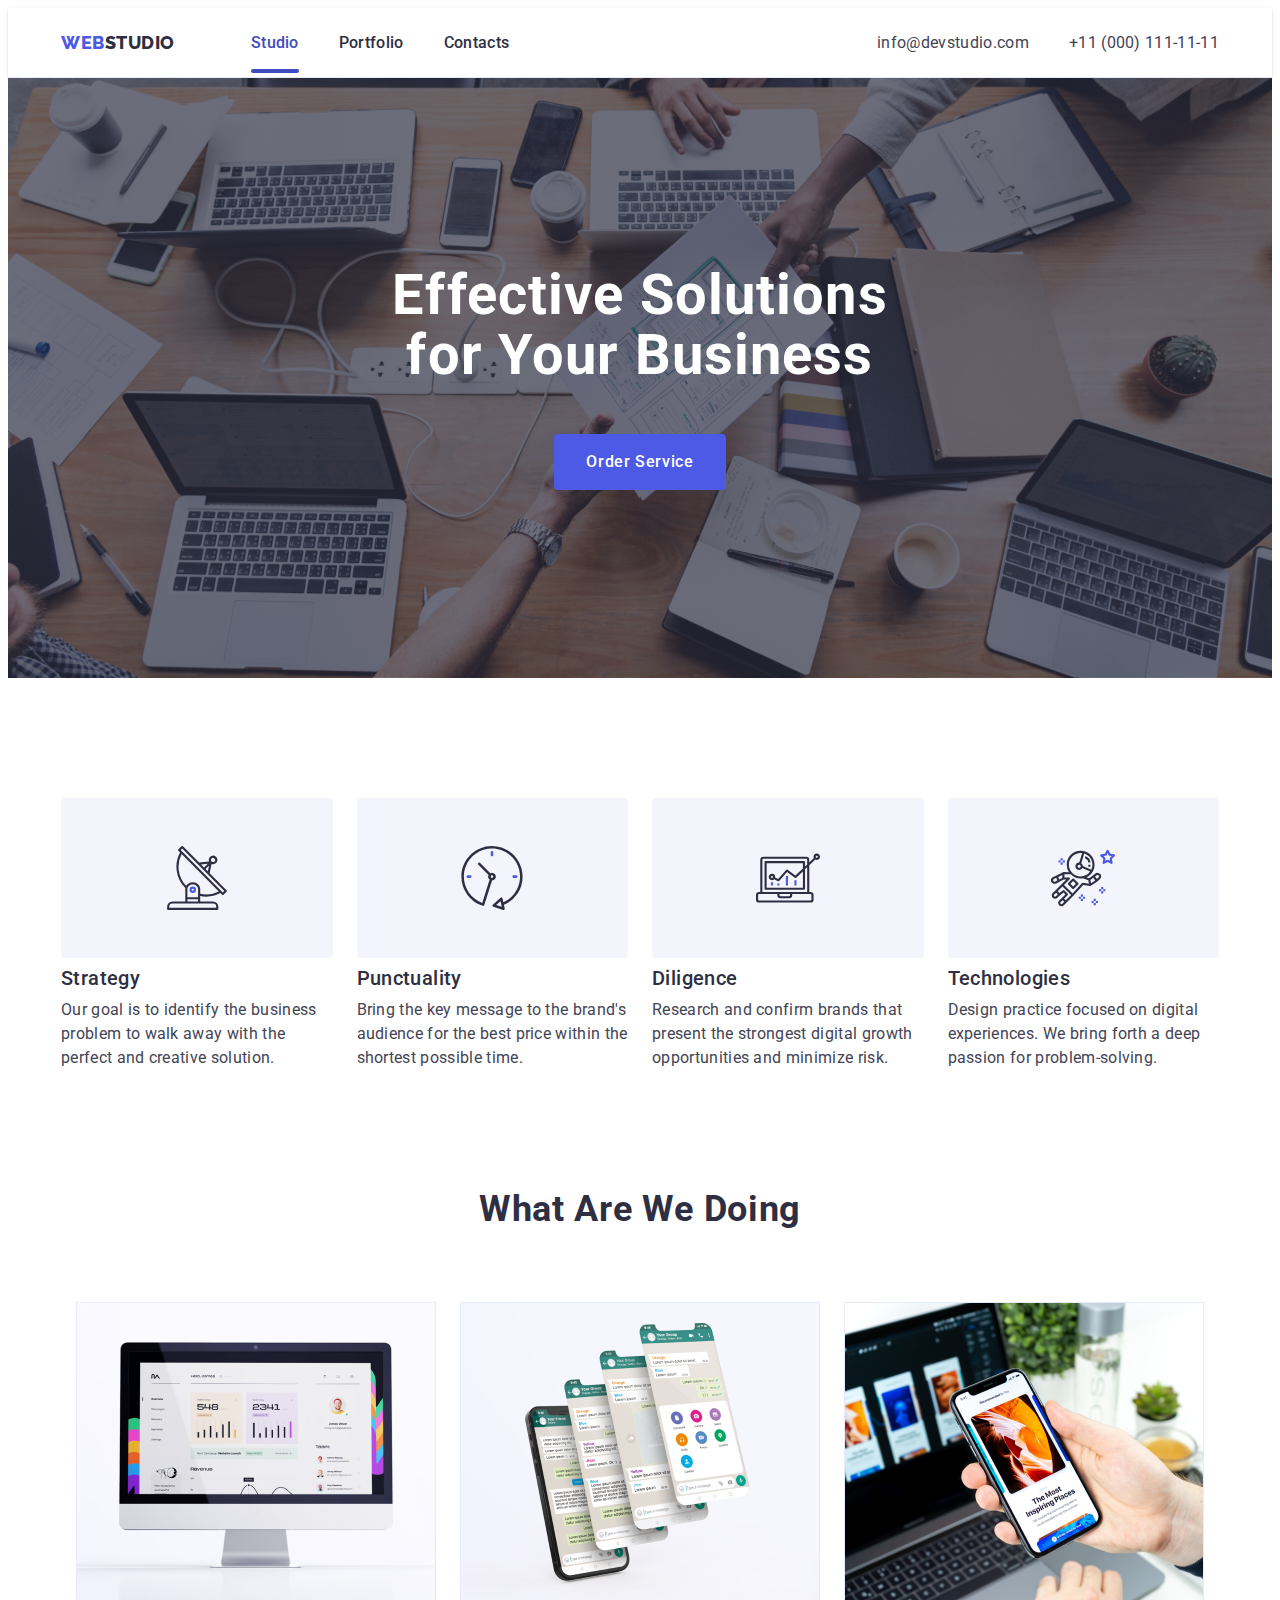
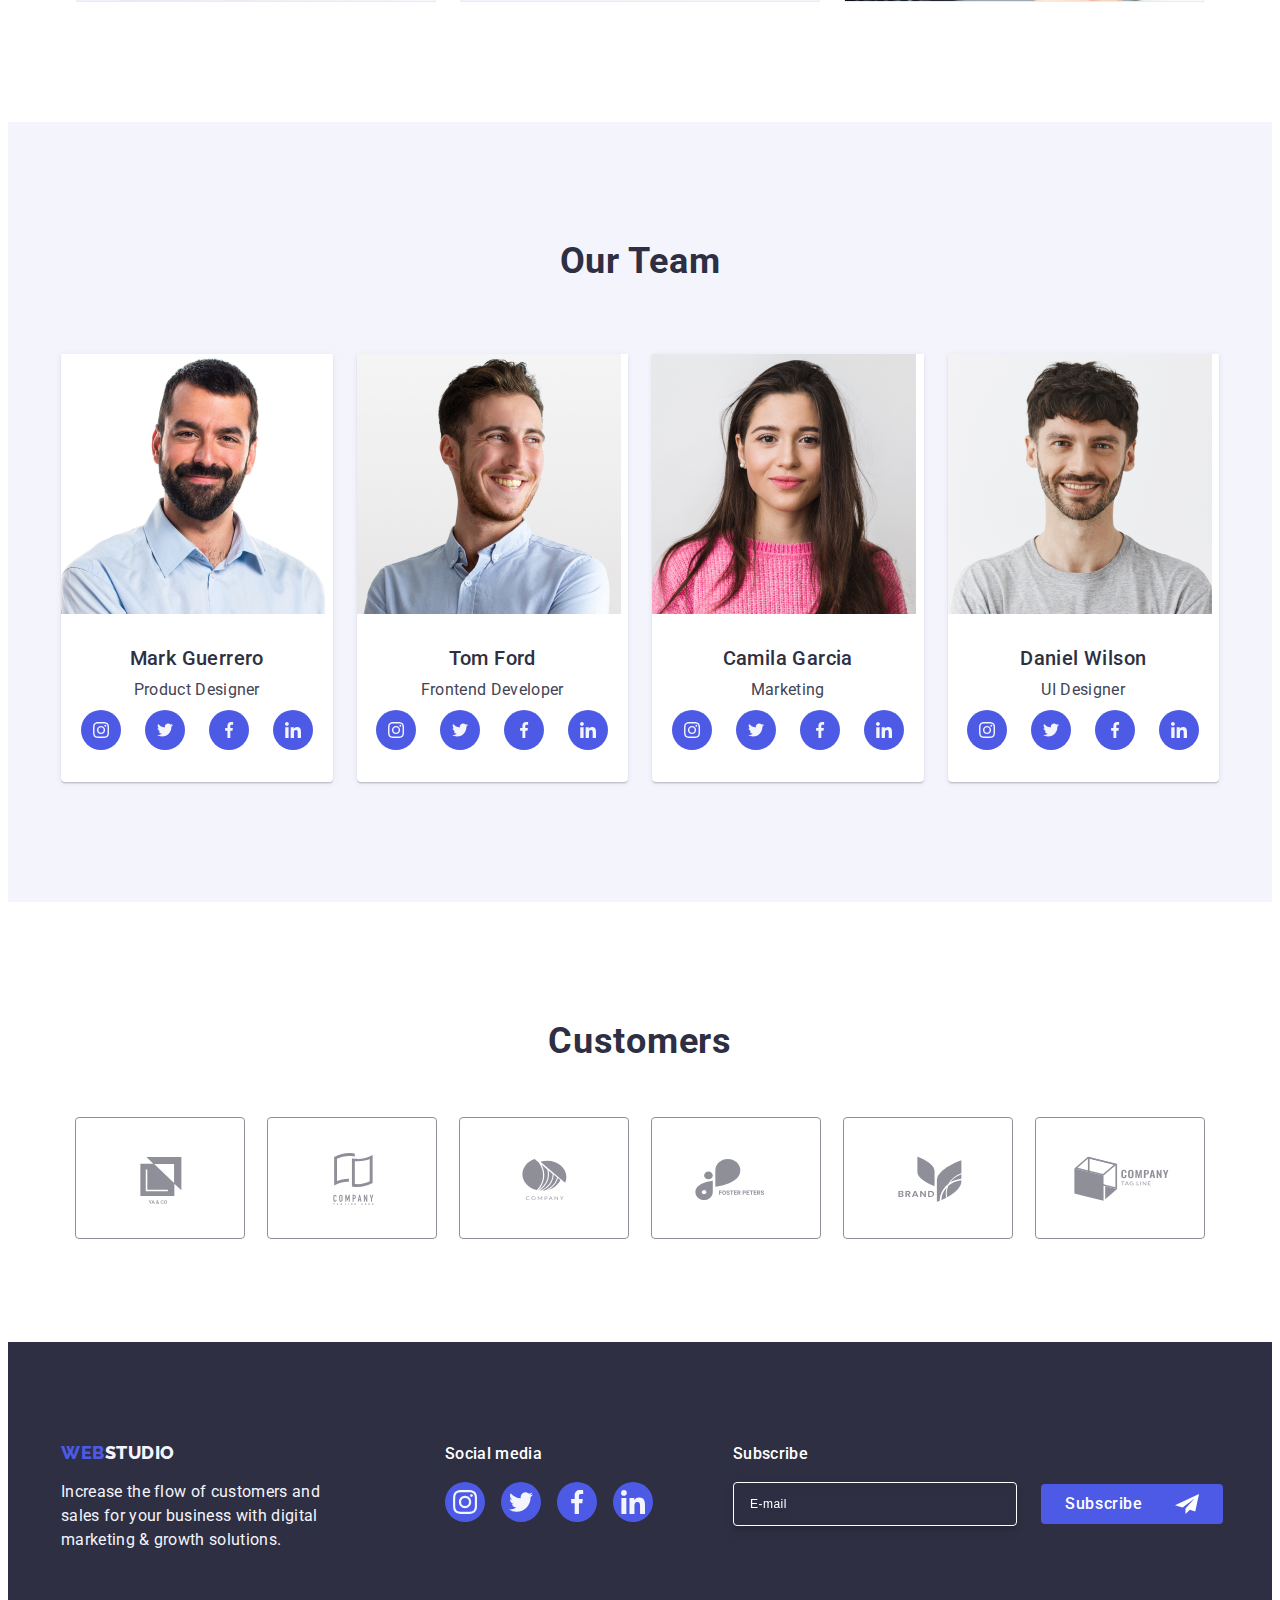
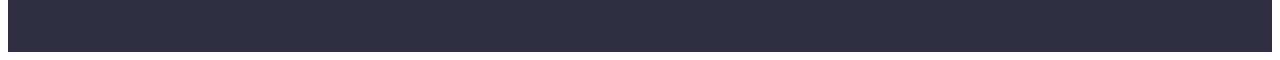
<file: index.html>
<!DOCTYPE html>
<html lang="en">
  <head>
    <meta charset="UTF-8" />
    <meta http-equiv="X-UA-Compatible" content="IE=edge" />
    <meta name="viewport" content="width=device-width, initial-scale=1.0" />
    <title>goit-markup-hw-01</title>
    <link rel="preconnect" href="https://fonts.googleapis.com" />
    <link rel="preconnect" href="https://fonts.gstatic.com" crossorigin />
    <link
      href="https://fonts.googleapis.com/css2?family=Raleway:wght@800&family=Roboto:wght@400;500;700;900&display=swap"
      rel="stylesheet"
    />
    <link
      rel="stylesheet"
      href="https://cdnjs.cloudflare.com/ajax/libs/modern-normalize/2.0.0/modern-normalize.min.css"
      integrity="sha512-4xo8blKMVCiXpTaLzQSLSw3KFOVPWhm/TRtuPVc4WG6kUgjH6J03IBuG7JZPkcWMxJ5huwaBpOpnwYElP/m6wg=="
      crossorigin="anonymous"
      referrerpolicy="no-referrer"
    />
    <link rel="stylesheet" href="./css/styles.css" />
  </head>
  <body>
    <!--Header blok-->
    <header class="header">
      <div class="container header-container">
        <nav class="nav">
          <a class="link link-web" href="./index.html">Web<span class="dark-link">Studio</span></a>
          <ul class="list">
            <li class="list-sublist">
              <a class="link sublist active" href="./index.html">Studio</a>
            </li>
            <li class="list-sublist">
              <a class="link sublist" href="./portfolio.html">Portfolio</a>
            </li>
            <li class="list-sublist">
              <a class="link sublist" href="">Contacts</a>
            </li>
          </ul>
        </nav>
        <address class="address">
          <ul class="list address-list">
            <li>
              <a class="list link address-item" href="mailto:info@devstudio.com"
                >info@devstudio.com</a
              >
            </li>
            <li>
              <a class="list link address-item" href="tel:+110001111111">+11 (000) 111-11-11</a>
            </li>
          </ul>
        </address>
      </div>
    </header>
    <!--Main blok-->
    <main class="main">
      <!--Hero section-->
      <section class="hero">
        <div class="container">
          <h1 class="title main-title">Effective Solutions for Your Business</h1>
          <button class="button-hero" type="button" data-modal-open>Order Service</button>
        </div>
      </section>
      <!--Feature section-->
      <section class="feature">
        <div class="container container-feature">
          <h2 hidden class="visually-hidden">future opportunities</h2>
          <ul class="list list-feature">
            <li class="feature-item">
              <div class="item-feature-icon">
                <svg class="icon-feature" width="64" height="64">
                  <use href="./images/icons.svg#antenna-1"></use>
                </svg>
              </div>
              <h3 class="feature-title">Strategy</h3>
              <p class="feature-text">
                Our goal is to identify the business problem to walk away with the perfect and
                creative solution.
              </p>
            </li>
            <li class="feature-item">
              <div class="item-feature-icon">
                <svg class="icon-feature" width="64" height="64">
                  <use href="./images/icons.svg#clock-1"></use>
                </svg>
              </div>
              <h3 class="feature-title">Punctuality</h3>
              <p class="feature-text">
                Bring the key message to the brand's audience for the best price within the shortest
                possible time.
              </p>
            </li>
            <li class="feature-item">
              <div class="item-feature-icon">
                <svg class="icon-feature" width="64" height="64">
                  <use href="./images/icons.svg#diagram-1"></use>
                </svg>
              </div>
              <h3 class="feature-title">Diligence</h3>
              <p class="feature-text">
                Research and confirm brands that present the strongest digital growth opportunities
                and minimize risk.
              </p>
            </li>
            <li class="feature-item">
              <div class="item-feature-icon">
                <svg class="icon-feature" width="64" height="64">
                  <use href="./images/icons.svg#astronaut-1"></use>
                </svg>
              </div>
              <h3 class="feature-title">Technologies</h3>
              <p class="feature-text">
                Design practice focused on digital experiences. We bring forth a deep passion for
                problem-solving.
              </p>
            </li>
          </ul>
        </div>
      </section>
      <!--Doing section-->
      <section class="doing">
        <div class="container doing-container">
          <h2 class="title title-doing">What are we doing</h2>
          <ul class="list picture-list">
            <li class="doing-img">
              <img
                class="doing-item"
                src="./images/img1doing.jpg"
                alt="laptop"
                width="360"
                height="300"
              />
            </li>
            <li class="doing-img">
              <img
                class="doing-item"
                src="./images/img2doing.jpg"
                alt="phons"
                width="360"
                height="300"
              />
            </li>
            <li class="doing-img">
              <img
                class="doing-item"
                src="./images/img3doing.jpg"
                alt="laptop and phon"
                width="360"
                height="300"
              />
            </li>
          </ul>
        </div>
      </section>
      <!--Team section-->
      <section class="team">
        <div class="container">
          <h2 class="title title-team">Our Team</h2>
          <ul class="list list-team">
            <li class="item">
              <img
                class="team-foto"
                src="./images/imgMarkGuerrero.jpg"
                alt="Product Designer"
                width="264"
                height="260"
              />
              <div class="team-bottomcard">
                <h3 class="team-title">Mark Guerrero</h3>
                <p class="team-text">Product Designer</p>
                <ul class="team-items">
                  <li class="team-item">
                    <a class="link-team" href="">
                      <svg class="icon-team" width="16" height="16">
                        <use href="./images/icons.svg#instagram"></use>
                      </svg>
                    </a>
                  </li>
                  <li class="team-item">
                    <a class="link-team" href="">
                      <svg class="icon-team" width="16" height="16">
                        <use href="./images/icons.svg#twitter"></use>
                      </svg>
                    </a>
                  </li>
                  <li class="team-item">
                    <a class="link-team" href="">
                      <svg class="icon-team" width="16" height="16">
                        <use href="./images/icons.svg#facebook"></use>
                      </svg>
                    </a>
                  </li>
                  <li class="team-item">
                    <a class="link-team" href="">
                      <svg class="icon-team" width="16" height="16">
                        <use href="./images/icons.svg#linkedin"></use>
                      </svg>
                    </a>
                  </li>
                </ul>
              </div>
            </li>
            <li class="item">
              <img
                class="team-foto"
                src="./images/imgTomFord.jpg"
                alt="Frontend Developer"
                width="264"
                height="260"
              />
              <div class="team-bottomcard">
                <h3 class="team-title">Tom Ford</h3>
                <p class="team-text">Frontend Developer</p>
                <ul class="team-items">
                  <li class="team-item">
                    <a class="link-team" href="">
                      <svg class="icon-team" width="16" height="16">
                        <use href="./images/icons.svg#instagram"></use>
                      </svg>
                    </a>
                  </li>
                  <li class="team-item">
                    <a class="link-team" href="">
                      <svg class="icon-team" width="16" height="16">
                        <use href="./images/icons.svg#twitter"></use>
                      </svg>
                    </a>
                  </li>
                  <li class="team-item">
                    <a class="link-team" href="">
                      <svg class="icon-team" width="16" height="16">
                        <use href="./images/icons.svg#facebook"></use>
                      </svg>
                    </a>
                  </li>
                  <li class="team-item">
                    <a class="link-team" href="">
                      <svg class="icon-team" width="16" height="16">
                        <use href="./images/icons.svg#linkedin"></use>
                      </svg>
                    </a>
                  </li>
                </ul>
              </div>
            </li>
            <li class="item">
              <img
                class="team-foto"
                src="./images/imgCamilaGarcia.jpg"
                alt="Marketing"
                width="264"
                height="260"
              />
              <div class="team-bottomcard">
                <h3 class="team-title">Camila Garcia</h3>
                <p class="team-text">Marketing</p>
                <ul class="team-items">
                  <li class="team-item">
                    <a class="link-team" href="">
                      <svg class="icon-team" width="16" height="16">
                        <use href="./images/icons.svg#instagram"></use>
                      </svg>
                    </a>
                  </li>
                  <li class="team-item">
                    <a class="link-team" href="">
                      <svg class="icon-team" width="16" height="16">
                        <use href="./images/icons.svg#twitter"></use>
                      </svg>
                    </a>
                  </li>
                  <li class="team-item">
                    <a class="link-team" href="">
                      <svg class="icon-team" width="16" height="16">
                        <use href="./images/icons.svg#facebook"></use>
                      </svg>
                    </a>
                  </li>
                  <li class="team-item">
                    <a class="link-team" href="">
                      <svg class="icon-team" width="16" height="16">
                        <use href="./images/icons.svg#linkedin"></use>
                      </svg>
                    </a>
                  </li>
                </ul>
              </div>
            </li>
            <li class="item">
              <img
                class="team-foto"
                src="./images/imgDanielWilson.jpg"
                alt="UI Designer"
                width="264"
                height="260"
              />
              <div class="team-bottomcard">
                <h3 class="team-title">Daniel Wilson</h3>
                <p class="team-text">UI Designer</p>
                <ul class="team-items">
                  <li class="team-item">
                    <a class="link-team" href="">
                      <svg class="icon-team" width="16" height="16">
                        <use href="./images/icons.svg#instagram"></use>
                      </svg>
                    </a>
                  </li>
                  <li class="team-item">
                    <a class="link-team" href="">
                      <svg class="icon-team" width="16" height="16">
                        <use href="./images/icons.svg#twitter"></use>
                      </svg>
                    </a>
                  </li>
                  <li class="team-item">
                    <a class="link-team" href="">
                      <svg class="icon-team" width="16" height="16">
                        <use href="./images/icons.svg#facebook"></use>
                      </svg>
                    </a>
                  </li>
                  <li class="team-item">
                    <a class="link-team" href="">
                      <svg class="icon-team" width="16" height="16">
                        <use href="./images/icons.svg#linkedin"></use>
                      </svg>
                    </a>
                  </li>
                </ul>
              </div>
            </li>
          </ul>
        </div>
      </section>
      <!--Customers blok-->
      <section class="customers">
        <div class="container">
          <h2 class="title title-customer">Customers</h2>
          <ul class="list-coctumers">
            <li class="item-customer">
              <a class="link customer-link" href="">
                <svg class="icon-customer" width="104" height="56">
                  <use href="./images/icons.svg#Logo-1"></use>
                </svg>
              </a>
            </li>
            <li class="item-customer">
              <a class="link customer-link" href="">
                <svg class="icon-customer" width="104" height="56">
                  <use href="./images/icons.svg#Logo-2"></use>
                </svg>
              </a>
            </li>
            <li class="item-customer">
              <a class="link customer-link" href="">
                <svg class="icon-customer" width="104" height="56">
                  <use href="./images/icons.svg#Logo-3"></use>
                </svg>
              </a>
            </li>
            <li class="item-customer">
              <a class="link customer-link" href="">
                <svg class="icon-customer" width="104" height="56">
                  <use href="./images/icons.svg#Logo-4"></use>
                </svg>
              </a>
            </li>
            <li class="item-customer">
              <a class="link customer-link" href="">
                <svg class="icon-customer" width="104" height="56">
                  <use href="./images/icons.svg#Logo-5"></use>
                </svg>
              </a>
            </li>
            <li class="item-customer">
              <a class="link customer-link" href="">
                <svg class="icon-customer" width="104" height="56">
                  <use href="./images/icons.svg#Logo-6"></use>
                </svg>
              </a>
            </li>
          </ul>
        </div>
      </section>
    </main>

    <!--Footer blok-->

    <footer class="footer">
      <div class="container footer-container">
        <div class="footerblok">
          <a class="link link-web" href="./index.html">Web<span class="wite-link">Studio</span></a>
          <p class="footer-text">
            Increase the flow of customers and sales for your business with digital marketing &
            growth solutions.
          </p>
        </div>
        <div class="social-footerblok">
          <p class="foter-title">Social media</p>
          <ul class="footer-items">
            <li class="footer-item">
              <a class="link-footer" href="">
                <svg class="icon-footer" width="24" height="24">
                  <use href="./images/icons.svg#instagram"></use>
                </svg>
              </a>
            </li>
            <li class="footer-item">
              <a class="link-footer" href="">
                <svg class="icon-footer" width="24" height="24">
                  <use href="./images/icons.svg#twitter"></use>
                </svg>
              </a>
            </li>
            <li class="footer-item">
              <a class="link-footer" href="">
                <svg class="icon-footer" width="24" height="24">
                  <use href="./images/icons.svg#facebook"></use>
                </svg>
              </a>
            </li>
            <li class="footer-item">
              <a class="link-footer" href="">
                <svg class="icon-footer" width="24" height="24">
                  <use href="./images/icons.svg#linkedin"></use>
                </svg>
              </a>
            </li>
          </ul>
        </div>

        <!-- BLOK FOOTER-FORM-->

        <div class="subscribe-container">
          <p class="subscribe-title">Subscribe</p>
          <form class="footer-form" name="subscribe_form" autocomplete="off" novalidate>
            <label class="footer-label">
              <input class="form-mail" type="email" name="email-address" placeholder="E-mail" />
            </label>
            <button class="subscribe-button" type="submit">
              Subscribe
              <svg class="icon-subscribe" width="24" height="24">
                <use href="./images/icons.svg#icon-Subscribe"></use>
              </svg>
            </button>
          </form>
        </div>
      </div>
    </footer>

    <!--Modal window-->

    <div class="backdrop is-hidden" data-modal>
      <div class="modal">
        <button class="modal-btn" type="button" data-modal-close>
          <svg class="modal-icon" width="8" height="8">
            <use href="./images/icons.svg#icon-black"></use>
          </svg>
        </button>

        <!--BLOK MODAL-FORM-->

        <p class="modal-title">Leave your contacts and we will call you back</p>
        <form class="modal-form" name="service_form">
          <div class="modal-container">
            <label class="modal-form-lable" for="user-name"> Name</label>
            <div class="modal-input">
              <input
                class="modal-form-input"
                id="user-name"
                type="text"
                name="user-name"
                autofocus
              />
              <svg class="modal-form-icon" width="18" height="24">
                <use href="./images/icons.svg#icon-person-black"></use>
              </svg>
            </div>
          </div>
          <div class="modal-container">
            <label class="modal-form-lable" for="user-phone">Phone</label>
            <div class="modal-input">
              <input class="modal-form-input" id="user-phone" type="tel" name="user-phone" />
              <svg class="modal-form-icon" width="18" height="24">
                <use href="./images/icons.svg#icon-phone"></use>
              </svg>
            </div>
          </div>
          <div class="modal-container">
            <label class="modal-form-lable" for="user-email">Email</label>
            <div class="modal-input">
              <input class="modal-form-input" id="user-email" type="email" name="user-email" />
              <svg class="modal-form-icon" width="18" height="24">
                <use href="./images/icons.svg#icon-email"></use>
              </svg>
            </div>
          </div>
          <div class="modal-container-commment">
            <label class="modal-form-lable" for="user-comment">Comment</label>
            <textarea
              class="modal-form-textaria"
              id="user-comment"
              name="user-comment"
              placeholder="Text input"
            ></textarea>
          </div>

          <div class="modal-container-checkbox">
            <input
              class="modal-form-checkbox visually-hidden"
              id="user-privacy"
              type="checkbox"
              name="user-privacy"
              value="true"
            />
            <label class="modal-form-privacy" for="user-privacy">
              <span class="modal-form-custom-checkbox">
                <svg class="modal-form-checkbox-icon" width="10" height="8">
                  <use href="./images/icons.svg#icon-Checkmark"></use>
                </svg>
              </span>
              I accept the terms and conditions of the
              <a class="modal-form-textaria-link" href="#">Privacy Policy</a>
            </label>
          </div>
          <button class="button-hero" type="submit">Send</button>
        </form>
      </div>
    </div>
    <script src="./js/modal.js"></script>
  </body>
</html>
</file>
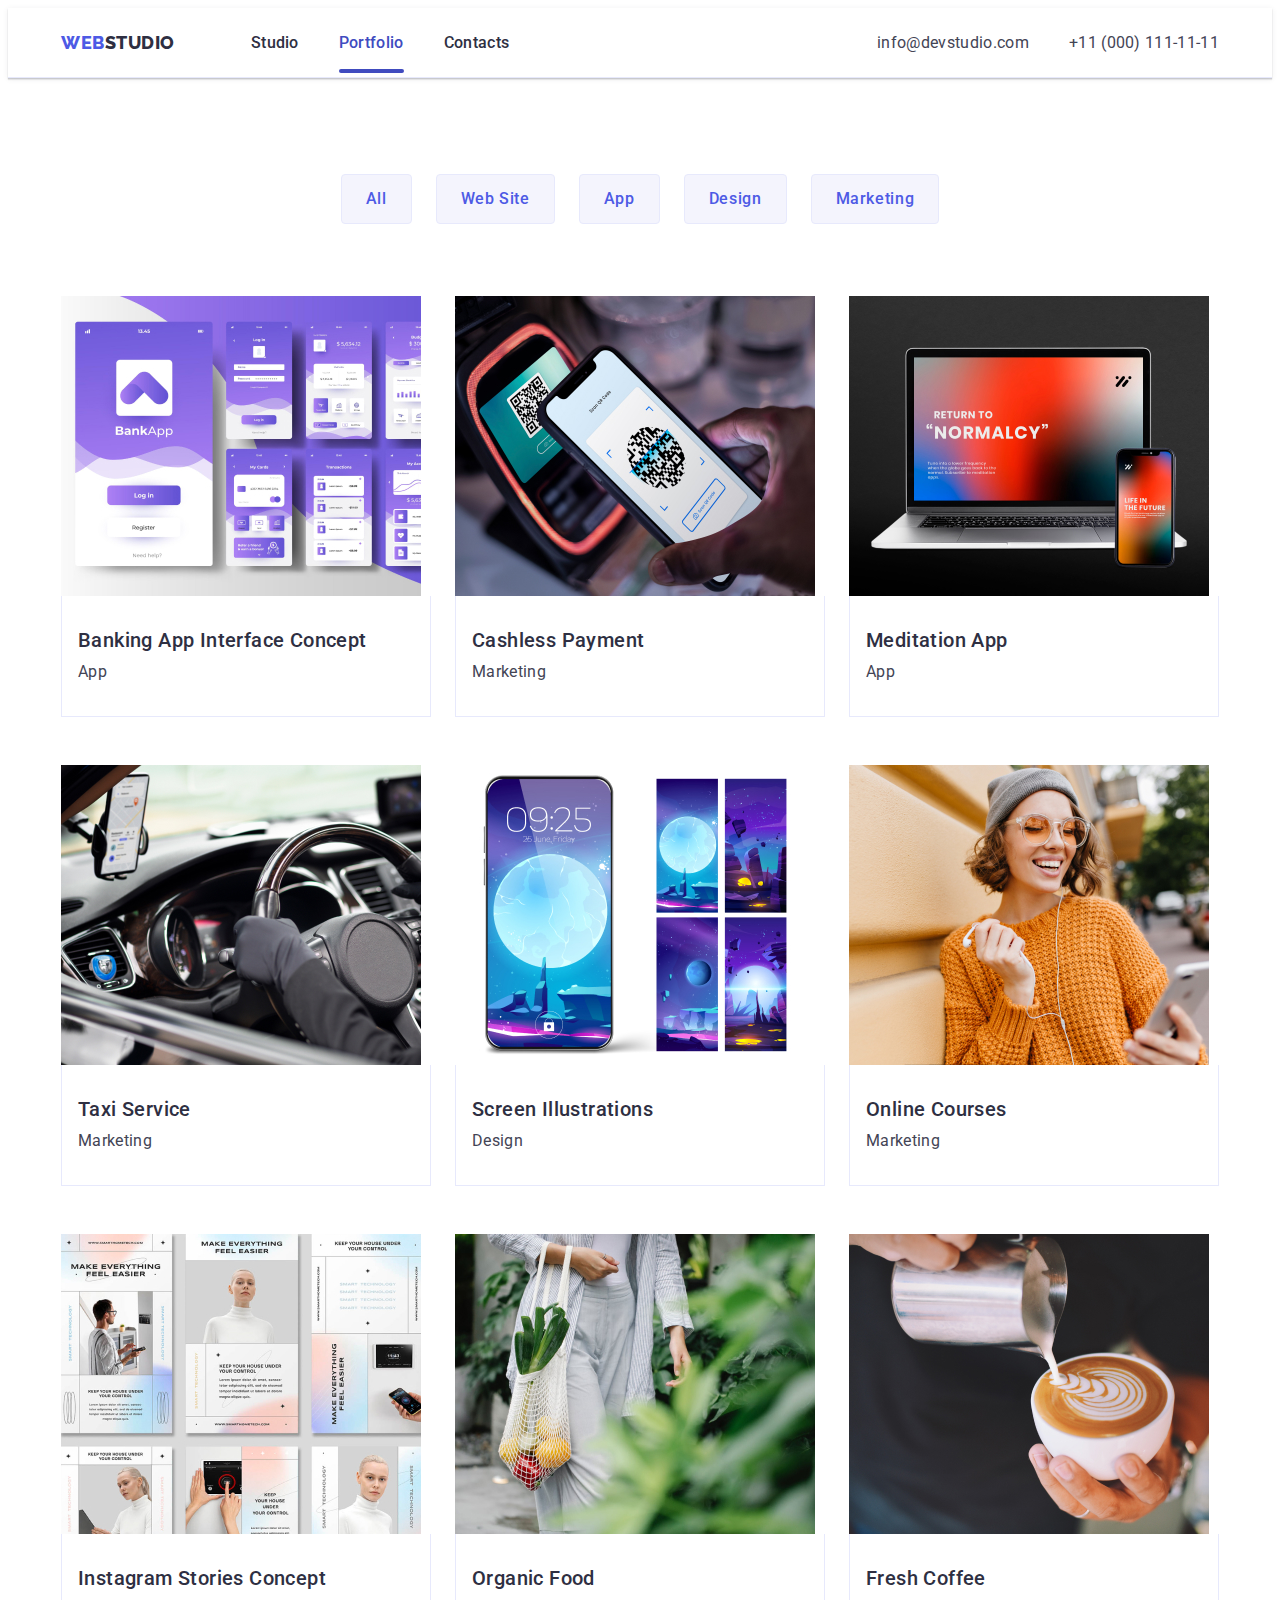
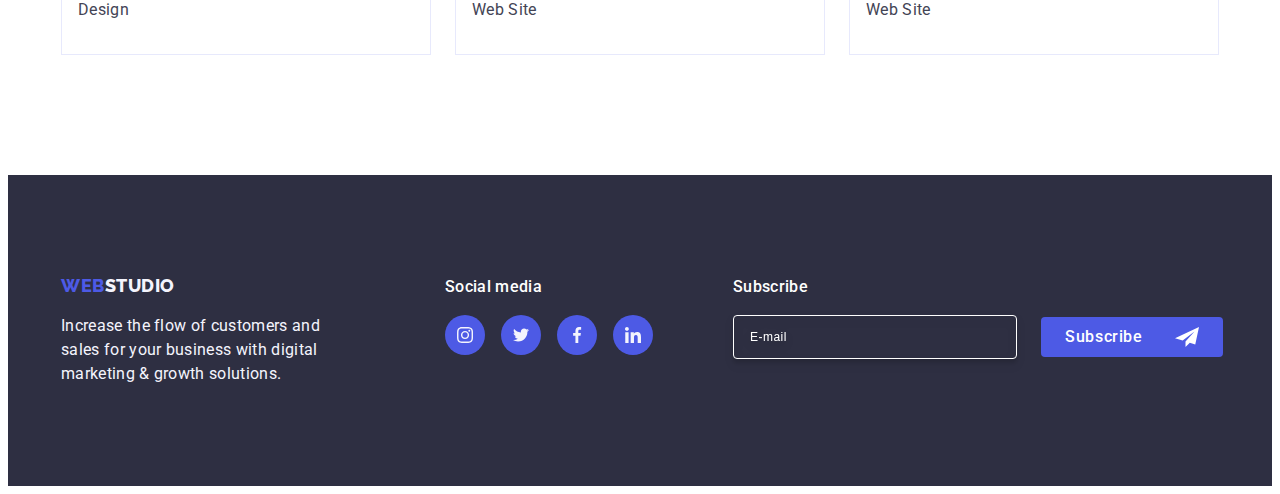
<file: portfolio.html>
<!DOCTYPE html>
<html lang="en">
  <head>
    <meta charset="UTF-8" />
    <meta name="viewport" content="width=device-width, initial-scale=1.0" />
    <title>Portfolio</title>
    <link rel="preconnect" href="https://fonts.googleapis.com" />
    <link rel="preconnect" href="https://fonts.gstatic.com" crossorigin />
    <link
      href="https://fonts.googleapis.com/css2?family=Raleway:wght@800&family=Roboto:wght@400;500;700;900&display=swap"
      rel="stylesheet"
    />
    <link
      rel="stylesheet"
      href="https://cdnjs.cloudflare.com/ajax/libs/modern-normalize/2.0.0/modern-normalize.min.css"
      integrity="sha512-4xo8blKMVCiXpTaLzQSLSw3KFOVPWhm/TRtuPVc4WG6kUgjH6J03IBuG7JZPkcWMxJ5huwaBpOpnwYElP/m6wg=="
      crossorigin="anonymous"
      referrerpolicy="no-referrer"
    />

    <link rel="stylesheet" href="./css/styles.css" />
  </head>
  <body>
    <!--Copy header blok-->
    <header class="header">
      <div class="container header-container">
        <nav class="nav">
          <a class="link link-web" href="./index.html">Web<span class="dark-link">Studio</span></a>

          <ul class="list">
            <li class="list-sublist">
              <a class="link sublist" href="./index.html">Studio</a>
            </li>
            <li class="list-sublist">
              <a class="link sublist active" href="./portfolio.html">Portfolio</a>
            </li>
            <li class="list-sublist">
              <a class="link sublist" href="">Contacts</a>
            </li>
          </ul>
        </nav>
        <address class="address">
          <ul class="list address-list">
            <li>
              <a class="list link address-item" href="mailto:info@devstudio.com"
                >info@devstudio.com</a
              >
            </li>
            <li>
              <a class="list link address-item" href="tel:+110001111111">+11 (000) 111-11-11</a>
            </li>
          </ul>
        </address>
      </div>
    </header>
    <!--Main blok-->
    <main>
      <!--Cards section-->
      <section class="cards">
        <div class="container cards-container">
          <h1 hidden class="visually-hidden">Effective Solutions for Your Business</h1>
          <ul class="list list-buttons">
            <li>
              <button class="buttons-button" type="button">All</button>
            </li>
            <li>
              <button class="buttons-button" type="button">Web Site</button>
            </li>
            <li>
              <button class="buttons-button" type="button">App</button>
            </li>
            <li>
              <button class="buttons-button" type="button">Design</button>
            </li>
            <li>
              <button class="buttons-button" type="button">Marketing</button>
            </li>
          </ul>
          <ul class="list list-cards">
            <li class="card-list">
              <a href="" class="link portfolio-link">
                <div class="card-img">
                  <img
                    class="cards-foto"
                    src="./images/portfolio/row1/imgBanking.jpg"
                    alt="Banking"
                    width="360"
                    height="300"
                  />
                  <p class="overlay">
                    14 Stylish and User-Friendly App Design Concepts · Task Manager App · Calorie
                    Tracker App · Exotic Fruit Ecommerce App · Cloud Storage App
                  </p>
                </div>
                <div class="card-bottomcard">
                  <h2 class="cards-title">Banking App Interface Concept</h2>
                  <p class="cards-text">App</p>
                </div>
              </a>
            </li>
            <li class="card-list">
              <a href="" class="link portfolio-link">
                <div class="card-img">
                  <img
                    class="cards-foto"
                    src="./images/portfolio/row1/imgCashless.jpg"
                    alt="Cashless"
                    width="360"
                    height="300"
                  />
                  <p class="overlay">
                    14 Stylish and User-Friendly App Design Concepts · Task Manager App · Calorie
                    Tracker App · Exotic Fruit Ecommerce App · Cloud Storage App
                  </p>
                </div>
                <div class="card-bottomcard">
                  <h2 class="cards-title">Cashless Payment</h2>
                  <p class="cards-text">Marketing</p>
                </div>
              </a>
            </li>
            <li class="card-list">
              <a href="" class="link portfolio-link">
                <div class="card-img">
                  <img
                    class="cards-foto"
                    src="./images/portfolio/row1/imgMeditation.jpg"
                    alt="Meditation"
                    width="360"
                    height="300"
                  />
                  <p class="overlay">
                    14 Stylish and User-Friendly App Design Concepts · Task Manager App · Calorie
                    Tracker App · Exotic Fruit Ecommerce App · Cloud Storage App
                  </p>
                </div>
                <div class="card-bottomcard">
                  <h2 class="cards-title">Meditation App</h2>
                  <p class="cards-text">App</p>
                </div>
              </a>
            </li>
            <li class="card-list">
              <a href="" class="link portfolio-link">
                <div class="card-img">
                  <img
                    class="cards-foto"
                    src="./images/portfolio/row2/imgTaxi.jpg"
                    alt="Taxi"
                    width="360"
                    height="300"
                  />
                  <p class="overlay">
                    14 Stylish and User-Friendly App Design Concepts · Task Manager App · Calorie
                    Tracker App · Exotic Fruit Ecommerce App · Cloud Storage App
                  </p>
                </div>
                <div class="card-bottomcard">
                  <h2 class="cards-title">Taxi Service</h2>
                  <p class="cards-text">Marketing</p>
                </div>
              </a>
            </li>
            <li class="card-list">
              <a href="" class="link portfolio-link">
                <div class="card-img">
                  <img
                    class="cards-foto"
                    src="./images/portfolio/row2/imgScreen.jpg"
                    alt="Screen"
                    width="360"
                    height="300"
                  />
                  <p class="overlay">
                    14 Stylish and User-Friendly App Design Concepts · Task Manager App · Calorie
                    Tracker App · Exotic Fruit Ecommerce App · Cloud Storage App
                  </p>
                </div>
                <div class="card-bottomcard">
                  <h2 class="cards-title">Screen Illustrations</h2>
                  <p class="cards-text">Design</p>
                </div>
              </a>
            </li>
            <li class="card-list">
              <a href="" class="link portfolio-link">
                <div class="card-img">
                  <img
                    class="cards-foto"
                    src="./images/portfolio/row2/imgGirl.jpg"
                    alt="Girl"
                    width="360"
                    height="300"
                  />
                  <p class="overlay">
                    14 Stylish and User-Friendly App Design Concepts · Task Manager App · Calorie
                    Tracker App · Exotic Fruit Ecommerce App · Cloud Storage App
                  </p>
                </div>
                <div class="card-bottomcard">
                  <h2 class="cards-title">Online Courses</h2>
                  <p class="cards-text">Marketing</p>
                </div>
              </a>
            </li>
            <li class="card-list">
              <a href="" class="link portfolio-link">
                <div class="card-img">
                  <img
                    class="cards-foto"
                    src="./images/portfolio/row3/imgInstagram.jpg"
                    alt="Instagram"
                    width="360"
                    height="300"
                  />
                  <p class="overlay">
                    14 Stylish and User-Friendly App Design Concepts · Task Manager App · Calorie
                    Tracker App · Exotic Fruit Ecommerce App · Cloud Storage App
                  </p>
                </div>
                <div class="card-bottomcard">
                  <h2 class="cards-title">Instagram Stories Concept</h2>
                  <p class="cards-text">Design</p>
                </div>
              </a>
            </li>
            <li class="card-list">
              <a href="" class="link portfolio-link">
                <div class="card-img">
                  <img
                    class="cards-foto"
                    src="./images/portfolio/row3/imgOrganic.jpg"
                    alt="Organic"
                    width="360"
                    height="300"
                  />
                  <p class="overlay">
                    14 Stylish and User-Friendly App Design Concepts · Task Manager App · Calorie
                    Tracker App · Exotic Fruit Ecommerce App · Cloud Storage App
                  </p>
                </div>
                <div class="card-bottomcard">
                  <h2 class="cards-title">Organic Food</h2>
                  <p class="cards-text">Web Site</p>
                </div>
              </a>
            </li>
            <li class="card-list">
              <a href="" class="link portfolio-link">
                <div class="card-img">
                  <img
                    class="cards-foto"
                    src="./images/portfolio/row3/imgFreshCoffee.jpg"
                    alt="FreshCoffee"
                    width="360"
                    height="300"
                  />
                  <p class="overlay">
                    14 Stylish and User-Friendly App Design Concepts · Task Manager App · Calorie
                    Tracker App · Exotic Fruit Ecommerce App · Cloud Storage App
                  </p>
                </div>
                <div class="card-bottomcard">
                  <h2 class="cards-title">Fresh Coffee</h2>
                  <p class="cards-text">Web Site</p>
                </div>
              </a>
            </li>
          </ul>
        </div>
      </section>
    </main>
    <!--Copy footer blok-->
    <footer class="footer">
      <div class="container footer-container">
        <div class="footerblok">
          <a class="link link-web" href="./index.html">Web<span class="wite-link">Studio</span></a>
          <p class="footer-text">
            Increase the flow of customers and sales for your business with digital marketing &
            growth solutions.
          </p>
        </div>
        <div class="social-footerblok">
          <p class="foter-title">Social media</p>
          <ul class="footer-items">
            <li class="footer-item">
              <a class="link-footer" href="">
                <svg class="icon-team" width="24" height="24">
                  <use href="./images/icons.svg#instagram"></use>
                </svg>
              </a>
            </li>
            <li class="footer-item">
              <a class="link-footer" href="">
                <svg class="icon-team" width="24" height="24">
                  <use href="./images/icons.svg#twitter"></use>
                </svg>
              </a>
            </li>
            <li class="footer-item">
              <a class="link-footer" href="">
                <svg class="icon-team" width="24" height="24">
                  <use href="./images/icons.svg#facebook"></use>
                </svg>
              </a>
            </li>
            <li class="footer-item">
              <a class="link-footer" href="">
                <svg class="icon-team" width="24" height="24">
                  <use href="./images/icons.svg#linkedin"></use>
                </svg>
              </a>
            </li>
          </ul>
        </div>
        <div class="subscribe-container">
          <p class="subscribe-title">Subscribe</p>
          <form class="footer-form" name="Subscribe" autocomplete="off" novalidate>
            <label class="footer-label">
              <input class="form-mail" type="email" name="email-address" placeholder="E-mail" />
            </label>
            <button class="subscribe-button" type="submit">
              Subscribe
              <svg class="icon-subscribe" width="24" height="24">
                <use href="./images/icons.svg#icon-Subscribe"></use>
              </svg>
            </button>
          </form>
        </div>
      </div>
    </footer>
  </body>
</html>
</file>
<file: css/styles.css>
:root{
  --text-color:#434455;
  --title-color:#2E2F42;
  --bg-color:#2E2F42;
  --color-wite:#FFFFFF;
  --bg-team-text:#F4F4FD;
  --cornflower: #E7E9FC;
  --lightslate: #8E8F99;
  --color-ocean: #404BBF;

}

/*Reset*/


body{
  font-family: 'Roboto', sans-serif;
  color:var(--text-color);
  background-color:var(--color-wite);
}

img {
  display: block;
  max-width: 100%;
  height: auto;
}


h1, h2, h3, h4, h5, h6,p{
  margin: 0;
}
ul, ol{
  margin: 0;
  padding: 0;
  list-style-type: none;
}
.list{
  list-style: none;
  font-style: normal;
}
.link{
  text-decoration: none;
}
.visually-hidden {
  position: absolute;
  width: 1px;
  height: 1px;
  margin: -1px;
  border: 0;
  padding: 0;
  white-space: nowrap;
  clip-path: inset(100%);
  clip: rect(0 0 0 0);
  overflow: hidden;
}

.container{
  max-width: 1158px;
  padding: 0 15px;
  margin: 0 auto;
  }

 /*header*/

.header{
  border-bottom: 1px solid var(--cornflower, #E7E9FC);
  max-width: 1440px;
  margin: 0 auto;
  box-shadow: 0px 2px 1px rgba(46, 47, 66, 0.08),
    0px 1px 1px rgba(46, 47, 66, 0.16),
    0px 1px 6px rgba(46, 47, 66, 0.08);
  }

.header-container{
  display: flex;
  align-items: center;
  justify-content: space-between;
  margin: 0 auto;
}
.nav{
  display: flex;
  align-items: center;
  justify-content: space-between;
}
.nav .list{
  display: flex;
  align-items: center;
  gap: 40px;
}
.link{
  transition-property: color;
  transition-duration: 250ms;
  transition-timing-function:cubic-bezier(0.4, 0, 0.2, 1);
}
.link:hover,
.link:focus{
  color: var(--color-ocean);
}
 .link-web{
    font-family: 'Raleway', sans-serif;
    font-weight: 800;
    font-size: 18px;
    line-height: 1.17;
    text-transform: uppercase;
    letter-spacing: 0.03em;
    color:#4D5AE5;
    margin-right: 76px;
    padding-top: 24px;
    padding-bottom: 24px;
}
.dark-link{
 color: var(--title-color);
}
.wite-link{
  color: var(--bg-team-text);
}
.sublist.active{
  color: var(--color-ocean);
}

.sublist {
  position: relative;
  font-weight: 500;
  font-size: 16px;
  line-height: 1.5;
  color: var(--title-color);
  letter-spacing: 0.02em;
}

.sublist.active::after{
content: "";
display: block;
  position: absolute;
  bottom: -1px;
  left: 0;
  width: 100%;
  height: 4px;
  border-radius: 2px;
  background: var(--color-ocean);
  margin-bottom: -20px;
}

.address{
margin-left: auto;
}
.address-list{
display: flex;
font-style: normal;
gap: 40px;
}
.address-item {
  font-size: 16px;
  line-height: 1.5;
  color: var(--text-color);
  letter-spacing: 0.02em;
}

/*hero*/


.hero{
  max-width: 1440px;
  margin: 0 auto;
  padding: 188px 0;
  background-color:var(--bg-color);
  background-image: linear-gradient(rgba(46, 47, 66, 0.70), rgba(46, 47, 66, 0.70)), url(../images/people-office.jpg);
  background-repeat: no-repeat;
  background-position: center;
  background-size: cover;
}
.main-title {
   margin: 0 auto;
    max-width: 496px;
    margin-bottom: 48px;
    font-weight: 700;
    font-size: 56px;
    line-height: 1.07;
    letter-spacing: 0.02em;
    color:var(--color-wite);
}

.button-hero{
  display: block;
  margin: 0 auto;
  padding: 16px 32px;
  background-color: #4D5AE5;
  border-radius: 4px;
  min-width: 169px;
  height: 56px;
  border: none;
  cursor: pointer;
  font-family: inherit;
  font-weight: 500;
  font-size: 16px;
  line-height: 1.5;
  letter-spacing: 0.04em;
  color:var(--color-wite);
  transition-property: background-color;
  transition-duration: 250ms;
  transition-timing-function: cubic-bezier(0.4, 0, 0.2, 1);
}
.button-hero:hover,
.button-hero:focus{
background-color: var(--color-ocean);
}


/*feature*/


.feature {
  padding-top: 120px;
  padding-bottom: 120px;
}

.list-feature{
  display: flex;
  gap: 24px;
}
.feature-item{
width: calc((100% - 3 * 24px) / 4);

}
.feature-title {
  margin-bottom: 8px;
  font-weight: 500;
  font-size: 20px;
  line-height: 1.2;
  letter-spacing: 0.02em;
  color: var(--title-color);
}
.feature-text {
  font-size: 16px;
  line-height: 24px;
  letter-spacing: 0.02em
}
.title {
  text-align: center;
}

.item-feature-icon{
  display: flex;
  align-items: center;
  justify-content: center;
  height: 112px;
  padding: 24px 100px;
  border-radius: 4px;
    background: var(--cloud, #F4F4FD);
    margin-bottom: 8px;
}

/*doing*/


.doing{
  margin: 0 auto;
  display: flex;
  flex-direction: column;
  padding-bottom: 120px;
}

.picture-list{
  display: flex;
  gap: 24px;
}

.title-doing {
    margin-bottom: 72px;
    font-weight: 700;
    font-size: 36px;
    line-height: 1.11;
    letter-spacing: 0.02em;
    text-transform: capitalize;
    color: var(--title-color);
}
.doing-img{
  width: calc((100% - 2 * 24px) / 3);
}

/*team*/

.team{
  padding-top: 120px;
  padding-bottom: 120px;
  background-color: var(--bg-team-text);
}

.title-team {
  margin-bottom: 72px;
  font-weight: 700;
  font-size: 36px;
  line-height: 1.11;
  letter-spacing: 0.02em;
  text-transform: capitalize;
  color: var(--title-color);
}
.item{
  width: calc((100% - 3 * 24px) / 4);
  background: #FFFFFF;
  border-radius: 0px 0px 4px 4px;
  box-shadow: 0px 2px 1px 0px rgba(46, 47, 66, 0.08), 0px 1px 1px 0px rgba(46, 47, 66, 0.16), 0px 1px 6px 0px rgba(46, 47, 66, 0.08);
}
.list-team {
  display: flex;
  margin: 0 auto;
  justify-content: center;
  align-items: center;
  gap: 24px;
}

.team-bottomcard{
  padding: 32px 0;
}
.team-title {
    margin-bottom: 8px;
    font-weight: 500;
    font-size: 20px;
    line-height: 1.2;
    text-align: center;
    letter-spacing: 0.02em;
    color: var(--title-color);
}
.team-text {
    font-size: 16px;
    line-height: 1.5;
    text-align: center;
    letter-spacing: 0.02em;
}

.team-items{
  display: flex;
  justify-content: center;
  align-items: center;
  gap: 24px;
}
.team-item{
  width: 40px;
  height: 40px;
  margin-top: 8px;

}
.link-team{
width: 100%;
height: 100%;
background-color: #4D5AE5;
border-radius: 50%;
display: flex;
 justify-content: center;
  align-items: center;
  transition: background-color 250ms cubic-bezier(0.4, 0, 0.2, 1);
}
.icon-team{
  width: 16px;
  height: 16px;
  fill:#F4F4FD
}
.link-team:hover,
.link-team:focus{
  background-color: var(--color-ocean);
}

/*customers*/

.title-customer{
  font-size: 36px;
  font-weight: 700;
  line-height: 1.11;
  letter-spacing: 0.72px;
  text-transform: capitalize;
  margin-bottom: 72px;
  color:#2E2F42;
}
.customers{
  padding-top: 120px;
  padding-bottom: 120px;
}
.list-coctumers{
  display: flex;
  justify-content: center;
  align-items: center;
  gap: 24px;
}
.item-customer{
  width: 168px;
  height: 88px;
  display: inline-flex;
  justify-content: center;
  align-items: center;
  padding: 0;
  margin: 0;
}
.customer-link:hover,
.customer-link:focus{
border-color: var(--color-ocean);
color: var(--color-ocean);
border-radius: 4px;
border: 1px solid var(--color-ocean);
}
.customer-link{
width: 100%;
height: 100%;
color:#8E8F99;
border-radius: 4px;
display: flex;
justify-content: center;
align-items: center;
padding: 16px 32px;
border: 1px solid var(--lightslate, #8E8F99);
transition: border-color 250ms cubic-bezier(0.4, 0, 0.2, 1),color 250ms cubic-bezier(0.4, 0, 0.2, 1);
}
.icon-customer{
fill: currentColor;
transition: fill 250ms cubic-bezier(0.4, 0, 0.2, 1);
}

 /*portfolio*/

.cards{
  padding-top: 96px;
  padding-bottom: 120px
}

.list-buttons{
  display: flex;
  justify-content: center;
  align-items: center;
  gap: 24px;
  margin-bottom: 72px;
}
.portfolio-link{
  display: block;
  transition: box-shadow 250ms cubic-bezier(0.4, 0, 0.2, 1);
}
.portfolio-link:hover{
  box-shadow: 0px 1px 6px rgba(46, 47, 66, 0.08),
  0px 1px 1px rgba(46, 47, 66, 0.16),
  0px 2px 1px rgba(46, 47, 66, 0.08);;
}
.list-cards{
  display: flex;
  flex-wrap: wrap;
  column-gap: 24px;
  row-gap: 48px;
}
.card-list{
  width: calc((100% - 2 * 24px) / 3);
  transition-property: box-shadow;
  transition-duration: 250ms;
  transition-timing-function: cubic-bezier(0.4, 0, 0.2, 1);
}
.card-list:hover{
  box-shadow: 0px 2px 1px 0px rgba(46, 47, 66, 0.08), 0px 1px 1px 0px rgba(46, 47, 66, 0.16), 0px 1px 6px 0px rgba(46, 47, 66, 0.08);
}
.buttons-button{
  font-family: inherit;
  font-weight: 500;
  font-size: 16px;
  line-height: 1.5;
  text-align: center;
  letter-spacing: 0.04em;
  color: #4D5AE5;
  background-color: #F4F4FD;
  cursor: pointer;
  padding: 12px 24px;
  border-radius: 4px;
  border: 1px solid var(--cornflower);
  transition: color 250ms cubic-bezier(0.4, 0, 0.2, 1),
  background-color 250ms cubic-bezier(0.4, 0, 0.2, 1),
  border-color 250ms cubic-bezier(0.4, 0, 0.2, 1),
  box-shadow 250ms cubic-bezier(0.4, 0, 0.2, 1);
}
.buttons-button:hover,
.buttons-button:focus{
  background-color: var(--color-ocean);
  color:var(--color-wite);
  border: 1px solid transparent;
  box-shadow:0px 3px 1px rgba(0, 0, 0, 0.1),
  0px 2px 1px rgba(0, 0, 0, 0.08),
  0px 2px 2px rgba(0, 0, 0, 0.12);
}
.portfolio-link:hover .overlay{
  transform: translateY(0);
}
.card-img{
  position: relative;
  overflow: hidden;
}
.overlay{
  width: 100%;
  height: 100%;
  position: absolute;
  top:0;
  left: 0;
  font-size: 16px;
  font-weight: 400;
  line-height: 1.5;
  letter-spacing: 0.02em;
  padding: 40px 32px;
  color: #F4F4FD;
  background-color: #4D5AE5;
  transform: translateY(100%);
  transition: transform 250ms cubic-bezier(0.4, 0, 0.2, 1);
}
.cards-title {
  font-weight: 500;
  font-size: 20px;
  line-height: 1.2;
  letter-spacing: 0.02em;
  color: var(--title-color);
  margin-bottom: 8px;
}
.cards-text {
  font-size: 16px;
  line-height: 1.5;
  letter-spacing: 0.02em;
  color:var(--text-color);
}
.card-bottomcard{
padding: 32px 16px 32px 16px;
border-right: 1px solid var(--cornflower);
border-left: 1px solid var(--cornflower);
border-bottom: 1px solid var(--cornflower);
}

/*footer*/


.footer {
  padding: 100px 0;
  background-color: var(--bg-color);
}
.footer-container{
  display: flex;
  justify-content: baseline;
  align-items: baseline;
}
.footer-text {

  width: 264px;
  font-weight: 400;
  font-size: 16px;
  line-height: 1.5;
  letter-spacing: 0.02em;
  color: var(--bg-team-text);
  margin-top: 17.5px;
}

.footer-items{
  display: flex;
  justify-content: center;
  align-items: center;
  gap: 16px;
}
.footer-item{
  width: 40px;
  height: 40px;
}
.link-footer{
  display: flex;
  justify-content: center;
  align-items: center;
  width: 100%;
  height: 100%;
  background-color: #4D5AE5;
  border-radius: 50%;
  transition-property: background-color;
  transition-duration: 250ms;
  transition-timing-function: cubic-bezier(0.4, 0, 0.2, 1);
}
.link-footer:hover,
.link-footer:focus{
  background-color:#31d0aa;
}
.social-footerblok{
  margin-left: 120px;
}
.foter-title{
  color: var(--white, #FFF);
  font-size: 16px;
  font-weight: 500;
  line-height: 24px;
  letter-spacing: 0.32px;
  text-align:start;
  margin-bottom: 16px;
}
.icon-footer{
  fill:#F4F4FD;
}
.footer-form {
  display: flex;
  justify-content: flex-start;
  align-items: center;
  gap: 24px;
  margin-left: 80px;
}

.subscribe-title {
  display: block;
  color: var(--white, #FFF);
  font-size: 16px;
  font-family: Roboto;
  font-style: normal;
  font-weight: 500;
  line-height: 1.5;
  letter-spacing: 0.32px;
  margin-bottom: 16px;
  margin-left: 80px;
}
.form-mail{
  font-size: 12px;
  padding-left: 16px;
  line-height: 1.5;
  filter: drop-shadow(0px 4px 4px rgba(0, 0, 0, 0.15));
  letter-spacing: 0.48px;
  color: var(--white, #FFF);
  width: 264px;
  height: 40px;
  flex-shrink: 0;
  border-radius: 4px;
  border: 1px solid var(--white, #FFF);
  box-shadow: 0px 4px 4px 0px rgba(0, 0, 0, 0.15);
  background-color: transparent;
}

.subscribe-button {
  min-width: 165px;
  height: 40px;
  color: var(--white, #FFF);
  text-align: center;
  font-size: 16px;
  font-family: "Roboto", sans-serif;
  font-style: normal;
  cursor: pointer;
  font-weight: 500;
  line-height: 1.5;
  letter-spacing: 0.64px;
  display: inline-flex;
  padding: 8px 24px;
  justify-content: center;
  align-items: center;
  gap: 16px;
  border-radius: 4px;
  background: var(--iris, #4D5AE5);
  border: none;
}

.icon-subscribe {
margin-left: 16px;
}
.form-mail::placeholder{
  color: var(--white, #FFF);

}

 /*  Modal window/  */

 .backdrop{
  position: fixed;
  top:0;
  left:0;
  width: 100%;
  height: 100%;
  background-color: rgba(46, 47, 66, 0.40);
  transition: opacity 250ms cubic-bezier(0.4, 0, 0.2, 1), visibility 250ms cubic-bezier(0.4, 0, 0.2, 1);
 }
.is-hidden{
  opacity: 0;
  pointer-events: none;
  visibility: hidden;

}
.modal{
  position: absolute;
  top: 50%;
  left: 50%;
  padding: 72px 24px 24px 24px;
  transform: translate(-50%, -50%) scale(1);
  width: 408px;
  min-height: 584px;
  flex-shrink: 0;
  border-radius: 4px;
  background: #FCFCFC;
  box-shadow: 0px 1px 1px rgba(0, 0, 0, 0.14),
    0px 1px 3px rgba(0, 0, 0, 0.12),
    0px 2px 1px rgba(0, 0, 0, 0.2);
  transition: transform 250ms cubic-bezier(0.4, 0, 0.2, 1);
}
.backdrop .is-hidden .modal{
opacity: 0;
transform: translate(-50% -70%);
scale: (0);
}
.modal-btn{
  padding: 0;
  cursor: pointer;
  position: absolute;
  top: 24px;
  right: 24px;
  width: 24px;
  height: 24px;
  flex-shrink: 0;
  display: flex;
  justify-content: center;
  align-items: center;
  border-radius: 50%;
  border: 1px solid rgba(0, 0, 0, 0.10);
  background: var(--cornflower, #E7E9FC);
  transition: background-color 250ms cubic-bezier(0.4, 0, 0.2, 1), border 250ms cubic-bezier(0.4, 0, 0.2, 1);
}
.modal-btn:hover,
.modal-btn:focus{
background-color: var(--color-ocean);
border: none;
}
.modal-icon{
  fill:#2E2F42;
transition: fill 250ms cubic-bezier(0.4, 0, 0.2, 1);
}
.modal-btn:hover .modal-icon,
.modal-btn:focus .modal-icon{
  fill:#FFFFFF;
}

/*BLOK MODAL-FORM*/

.modal-title{
  display: block;
  width: 360px;
  font-size: 16px;
  font-weight: 500;
  line-height: 1.5;
  letter-spacing: 0.02em;
  color: var(--navyblue, #2E2F42);
  text-align: center;
  margin-bottom: 16px;
}
.modal-input{
  position: relative;

}
.modal-form-input{
  width: 100%;
  height: 40px;
  border-radius: 4px;
  padding-left: 38px;
  border-radius: 4px;
  border: 1px solid var(--navyblue-modal, rgba(46, 47, 66, 0.40));
  outline: transparent;
  transition: border-color 250ms cubic-bezier(0.4, 0, 0.2, 1);
  background-color: transparent;
  }

.modal-form-input:focus{
border-color: #4D5AE5;
}
.modal-form-input:focus + .modal-form-icon{
  fill:#4D5AE5;
}
.modal-form{
  display: flex;
  width: 360px;
  flex-direction: column;
  align-items: flex-start;

}
.modal-container{
  margin-bottom: 8px;
  width: 360px;
}
.modal-container-commment{
  margin-bottom: 16px;
  width: 360px;
}
.modal-container-checkbox{
  display: flex;
  margin-bottom: 24px;
  width: 360px;
}
.modal-form-lable{
  display: block;
  color: var(--lightslate, #8E8F99);
  font-size: 12px;
  line-height: 1.17;
  letter-spacing: 0.48px;
  margin-bottom: 4px;
}
.modal-form-icon{
  position: absolute;
  top: 50%;
  left:16px;
  fill: #2E2F42;
  transform: translateY(-50%);
  transition: fill 250ms cubic-bezier(0.4, 0, 0.2, 1);
}
.modal-form-textaria{
  padding: 8px 16px;
  width: 100%;
  height: 120px;
  font-size: 12px;
  line-height: 1.17;
  letter-spacing: 0.04em;
  flex-shrink: 0;
  resize: none;
  outline: transparent;
  background-color: transparent;
  border-radius: 4px;
  border: 1px solid var(--navyblue-modal, rgba(46, 47, 66, 0.40));
  transition: border-color 250ms cubic-bezier(0.4, 0, 0.2, 1);
  color: var(--navyblue-modal, rgba(46, 47, 66, 0.40));
}
.modal-form-textaria:focus{
  border-color: #4D5AE5;
}
.modal-form-textaria::placeholder{
  color: var(--navyblue-modal, rgba(46, 47, 66, 0.40));

}
.modal-form-textaria:focus{
border: 1px solid #4D5AE5;
}
.modal-form-privacy{

  align-items: center;
  justify-content: center;
  color: #8E8F99;
  font-family: Roboto;
  font-size: 12px;
  line-height: 1.17;
  letter-spacing: 0.04em;

}
.modal-form.button-hero {
  margin-bottom: 24px;
}
.modal-form-checkbox-icon{
opacity: 0;
transition: opacity 250ms cubic-bezier(0.4, 0, 0.2, 1);
}

.modal-form-custom-checkbox{
  width: 16px;
  height: 16px;
  margin-right: 8px;
  flex-shrink: 0;
  border-radius: 2px;
  border: 1px solid var(--navyblue-modal, rgba(46, 47, 66, 0.40));
  display: inline-flex;
  justify-content: center;
  align-items: center;
  fill: transparent;
  background-color: transparent;
  transition: border 250ms cubic-bezier(0.4, 0, 0.2, 1), background-color 250ms cubic-bezier(0.4, 0, 0.2, 1), fill 250ms cubic-bezier(0.4, 0, 0.2, 1);
}
.modal-form-checkbox:checked + .modal-form-privacy .modal-form-custom-checkbox{
  border: none;
  background-color: var(--color-ocean);
  fill: #F4F4FD;
}
.modal-form-checkbox:checked + .modal-form-privacy .modal-form-checkbox-icon{
  opacity: 1;
}
.modal-form-textaria-link{
  color:#4D5AE5;
  padding-left: 4px;
}
</file>
